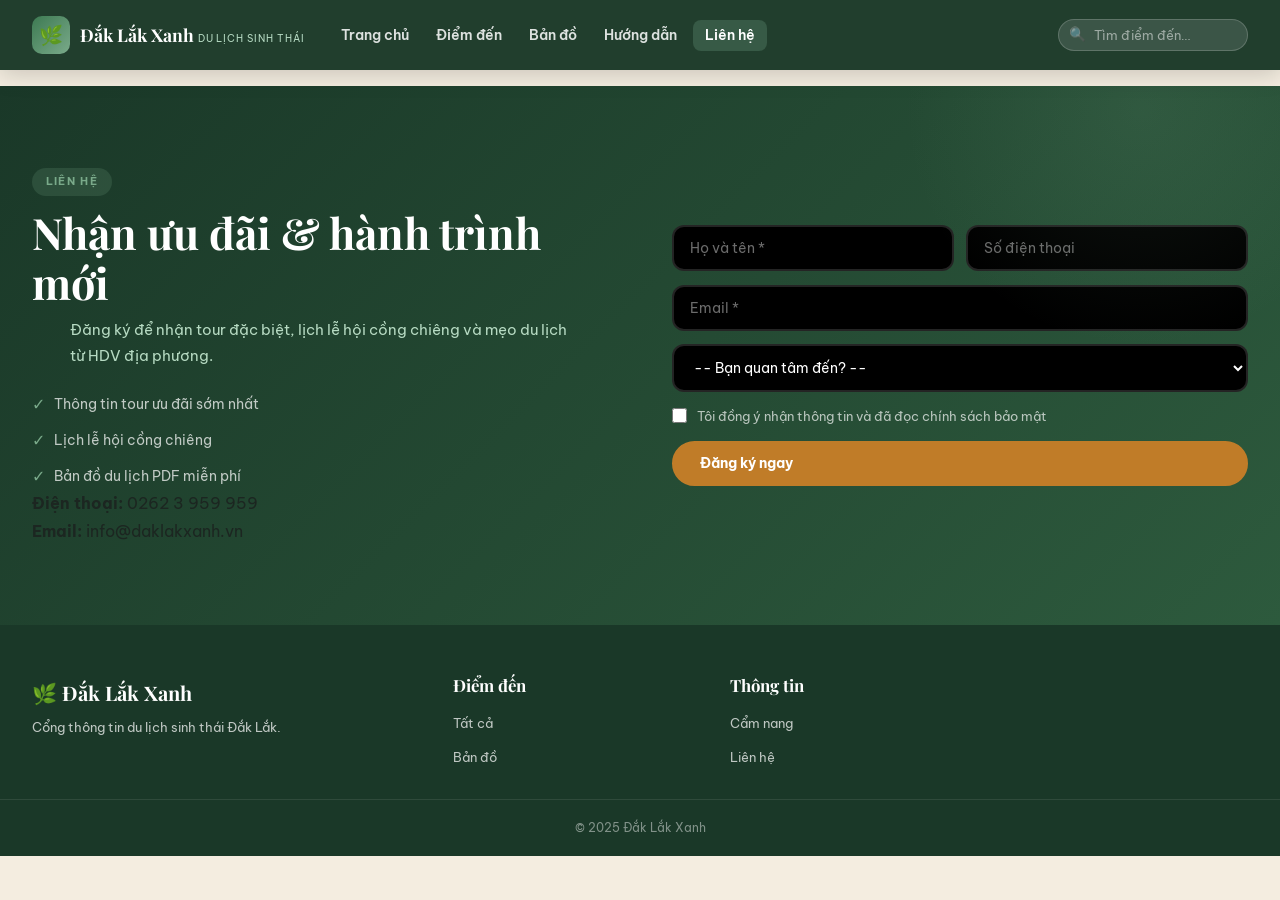
<file: contact.html>
<!DOCTYPE html>
<html lang="vi">
<head>
<meta charset="UTF-8">
<meta name="viewport" content="width=device-width, initial-scale=1.0">
<meta name="description" content="Liên hệ và đăng ký bản tin du lịch Đắk Lắk">
<title>Liên hệ – Đắk Lắk Xanh</title>
<link rel="stylesheet" href="../css/styles.css">
</head>
<body data-page="contact">
<header>
  <nav id="nav" aria-label="Điều hướng chính">
    <div class="nav-in">
      <a href="index.html" class="logo-wrap">
        <span class="logo-leaf" aria-hidden="true">🌿</span>
        <span class="logo-text">
          <span class="logo-main">Đắk Lắk Xanh</span>
          <span class="logo-sub">Du lịch Sinh thái</span>
        </span>
      </a>
      <ul class="nav-links">
        <li><a href="index.html" data-nav="home">Trang chủ</a></li>
        <li><a href="destination.html" data-nav="dest">Điểm đến</a></li>
        <li><a href="map.html" data-nav="map">Bản đồ</a></li>
        <li><a href="guide.html" data-nav="guide">Hướng dẫn</a></li>
        <li><a href="contact.html" data-nav="contact">Liên hệ</a></li>
      </ul>
      <div class="nav-search">
        <label class="visually-hidden" for="nsearch">Tìm điểm đến</label>
        <span class="si" aria-hidden="true">🔍</span>
        <input type="search" id="nsearch" placeholder="Tìm điểm đến…" autocomplete="off">
        <div id="sdrop" role="listbox" aria-label="Gợi ý tìm kiếm"></div>
      </div>
      <button type="button" class="ham" id="ham" aria-expanded="false" aria-controls="mob-menu" aria-label="Mở menu">
        <span></span><span></span><span></span>
      </button>
    </div>
  </nav>
  <div id="mob-menu" role="navigation" aria-label="Menu di động">
    <a href="index.html" data-nav="home">Trang chủ</a>
    <a href="destination.html" data-nav="dest">Điểm đến</a>
    <a href="map.html" data-nav="map">Bản đồ</a>
    <a href="guide.html" data-nav="guide">Hướng dẫn</a>
    <a href="contact.html" data-nav="contact">Liên hệ</a>
  </div>
</header>
<main>
  <section id="newsletter" class="sec">
    <div class="wrap">
      <div class="nl-grid">
        <div class="nl-txt" data-rv>
          <p class="sec-tag">Liên hệ</p>
          <h1 class="sec-h2">Nhận ưu đãi &amp; hành trình mới</h1>
          <p class="sec-p">Đăng ký để nhận tour đặc biệt, lịch lễ hội cồng chiêng và mẹo du lịch từ HDV địa phương.</p>
          <ul class="nl-benefits">
            <li class="nl-b">Thông tin tour ưu đãi sớm nhất</li>
            <li class="nl-b">Lịch lễ hội cồng chiêng</li>
            <li class="nl-b">Bản đồ du lịch PDF miễn phí</li>
          </ul>
          <p><strong>Điện thoại:</strong> <a href="tel:+842623959959">0262 3 959 959</a><br>
          <strong>Email:</strong> <a href="mailto:info@daklakxanh.vn">info@daklakxanh.vn</a></p>
        </div>
        <div data-rv data-d="2">
          <form class="nl-form" id="nl-form" novalidate>
            <div class="nl-row">
              <label class="visually-hidden" for="nl-name">Họ và tên</label>
              <input class="nli" type="text" id="nl-name" name="name" required placeholder="Họ và tên *" autocomplete="name">
              <label class="visually-hidden" for="nl-phone">Số điện thoại</label>
              <input class="nli" type="tel" id="nl-phone" name="phone" placeholder="Số điện thoại" autocomplete="tel">
            </div>
            <label class="visually-hidden" for="nl-email">Email</label>
            <input class="nli" type="email" id="nl-email" name="email" required placeholder="Email *" autocomplete="email">
            <label class="visually-hidden" for="nl-interest">Mối quan tâm</label>
            <select class="nli" id="nl-interest" name="interest">
              <option value="">-- Bạn quan tâm đến? --</option>
              <option>Rừng &amp; Voi</option>
              <option>Hồ &amp; Thác nước</option>
              <option>Văn hóa &amp; Cồng chiêng</option>
              <option>Cà phê &amp; Ẩm thực</option>
              <option>Tất cả</option>
            </select>
            <label class="nl-ck">
              <input type="checkbox" id="nl-agree" required>
              Tôi đồng ý nhận thông tin và đã đọc chính sách bảo mật
            </label>
            <p class="nl-msg" id="nl-msg" role="alert"></p>
            <button type="submit" class="btn btn-amber" id="nl-sub">Đăng ký ngay</button>
          </form>
        </div>
      </div>
    </div>
  </section>
</main>

<footer id="contact">
  <div class="ft-top">
    <div class="ft-brand"><p class="logo-main">🌿 Đắk Lắk Xanh</p><p>Cổng thông tin du lịch sinh thái Đắk Lắk.</p></div>
    <div class="ft-col"><h2>Điểm đến</h2><ul><li><a href="destination.html">Tất cả</a></li><li><a href="map.html">Bản đồ</a></li></ul></div>
    <div class="ft-col"><h2>Thông tin</h2><ul><li><a href="guide.html">Cẩm nang</a></li><li><a href="contact.html">Liên hệ</a></li></ul></div>
  </div>
  <div class="ft-bot"><p>© 2025 Đắk Lắk Xanh</p></div>
</footer>

<div id="toast" role="status" aria-live="polite"></div>
<button type="button" id="btt" title="Về đầu trang" aria-label="Về đầu trang">▲</button>

<script src="https://code.jquery.com/jquery-3.7.1.min.js"></script>
<script src="../js/data.js"></script>
<script src="../js/script.js"></script>
</body>
</html>
</file>
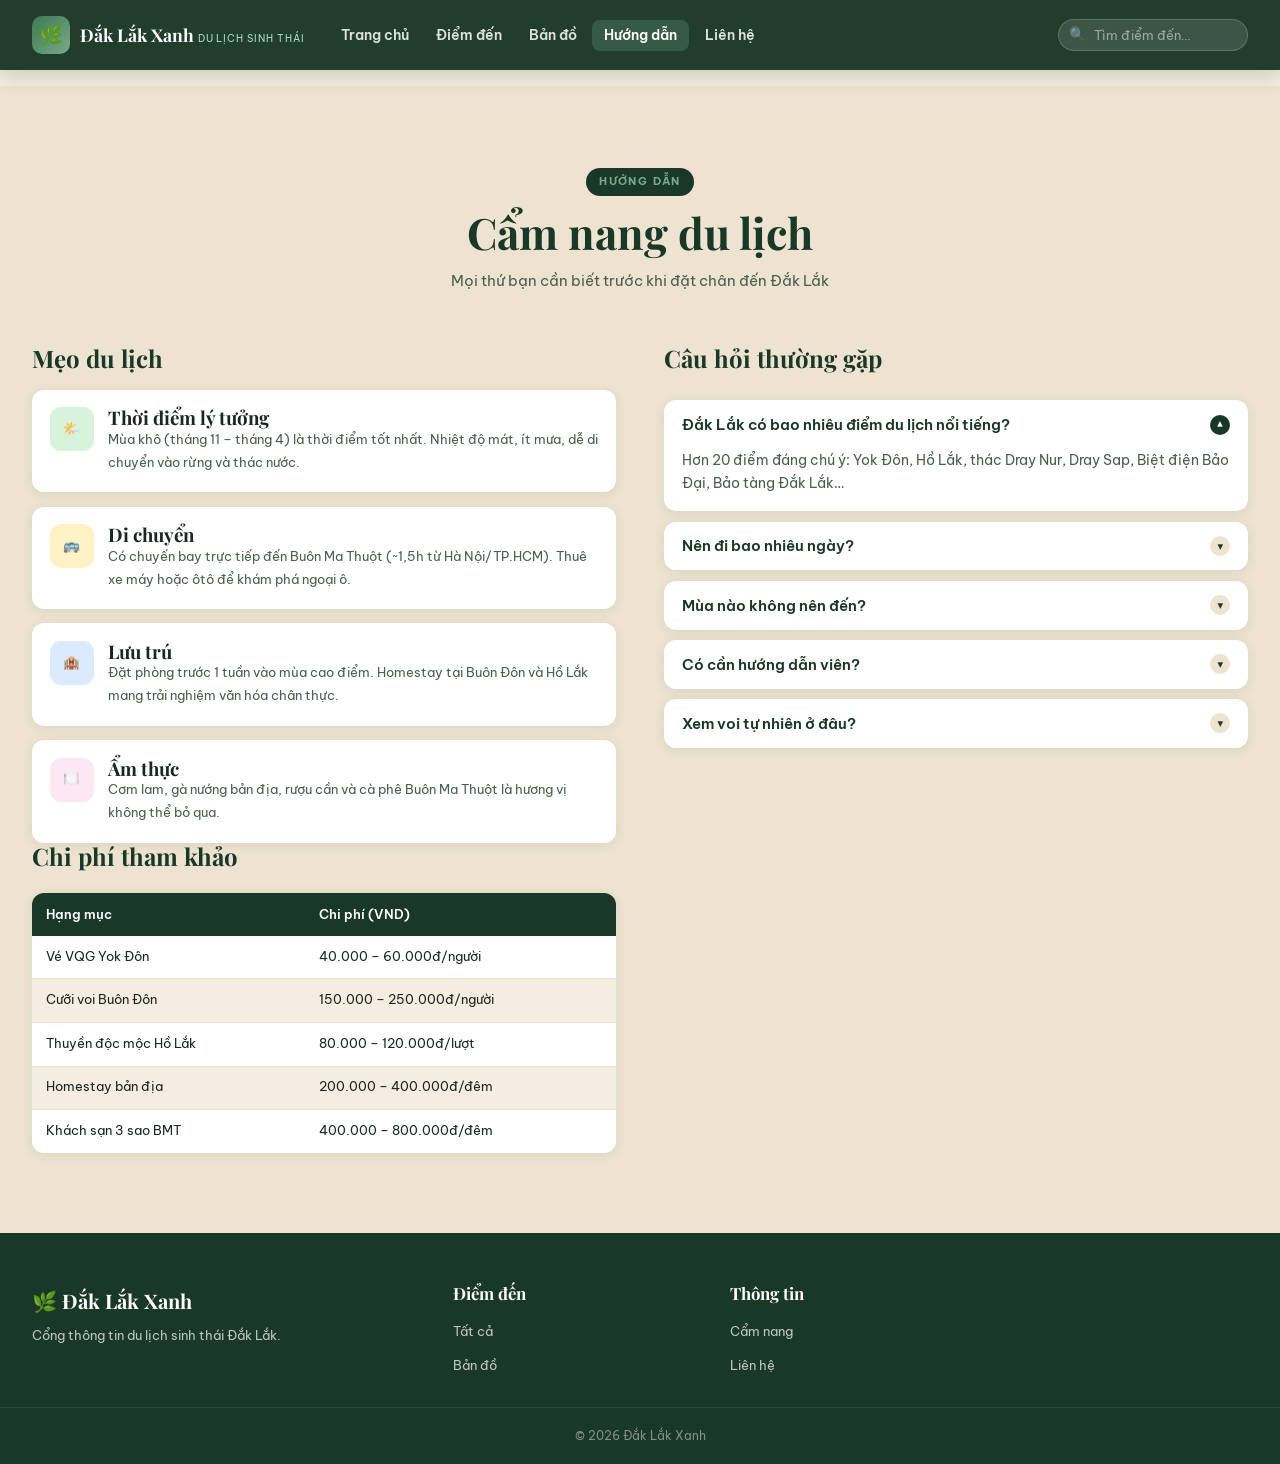
<file: guide.html>
<!DOCTYPE html>
<html lang="vi">
<head>
<meta charset="UTF-8">
<meta name="viewport" content="width=device-width, initial-scale=1.0">
<meta name="description" content="Cẩm nang du lịch Đắk Lắk - mẹo, chi phí, FAQ">
<title>Hướng dẫn – Đắk Lắk Xanh</title>
<link rel="stylesheet" href="../css/styles.css">
</head>
<body data-page="guide">
<header>
  <nav id="nav" aria-label="Điều hướng chính">
    <div class="nav-in">
      <a href="index.html" class="logo-wrap">
        <span class="logo-leaf" aria-hidden="true">🌿</span>
        <span class="logo-text">
          <span class="logo-main">Đắk Lắk Xanh</span>
          <span class="logo-sub">Du lịch Sinh thái</span>
        </span>
      </a>
      <ul class="nav-links">
        <li><a href="index.html" data-nav="home">Trang chủ</a></li>
        <li><a href="destination.html" data-nav="dest">Điểm đến</a></li>
        <li><a href="map.html" data-nav="map">Bản đồ</a></li>
        <li><a href="guide.html" data-nav="guide">Hướng dẫn</a></li>
        <li><a href="contact.html" data-nav="contact">Liên hệ</a></li>
      </ul>
      <div class="nav-search">
        <label class="visually-hidden" for="nsearch">Tìm điểm đến</label>
        <span class="si" aria-hidden="true">🔍</span>
        <input type="search" id="nsearch" placeholder="Tìm điểm đến…" autocomplete="off">
        <div id="sdrop" role="listbox" aria-label="Gợi ý tìm kiếm"></div>
      </div>
      <button type="button" class="ham" id="ham" aria-expanded="false" aria-controls="mob-menu" aria-label="Mở menu">
        <span></span><span></span><span></span>
      </button>
    </div>
  </nav>
  <div id="mob-menu" role="navigation" aria-label="Menu di động">
    <a href="index.html" data-nav="home">Trang chủ</a>
    <a href="destination.html" data-nav="dest">Điểm đến</a>
    <a href="map.html" data-nav="map">Bản đồ</a>
    <a href="guide.html" data-nav="guide">Hướng dẫn</a>
    <a href="contact.html" data-nav="contact">Liên hệ</a>
  </div>
</header>
<main>
  <section id="guide" class="sec">
    <div class="wrap">
      <header class="sec-hd" data-rv>
        <p class="sec-tag">Hướng dẫn</p>
        <h1 class="sec-h2">Cẩm nang du lịch</h1>
        <p class="sec-p">Mọi thứ bạn cần biết trước khi đặt chân đến Đắk Lắk</p>
      </header>

      <div class="guide-grid">
        <div data-rv>
          <h2 class="guide-sub">Mẹo du lịch</h2>
          <div class="tips">
            <article class="tip">
              <p class="tip-ico gr" aria-hidden="true">🌤️</p>
              <div>
                <h3>Thời điểm lý tưởng</h3>
                <p>Mùa khô (tháng 11 – tháng 4) là thời điểm tốt nhất. Nhiệt độ mát, ít mưa, dễ di chuyển vào rừng và thác nước.</p>
              </div>
            </article>
            <article class="tip">
              <p class="tip-ico am" aria-hidden="true">🚌</p>
              <div>
                <h3>Di chuyển</h3>
                <p>Có chuyến bay trực tiếp đến Buôn Ma Thuột (~1,5h từ Hà Nội/TP.HCM). Thuê xe máy hoặc ôtô để khám phá ngoại ô.</p>
              </div>
            </article>
            <article class="tip">
              <p class="tip-ico bl" aria-hidden="true">🏨</p>
              <div>
                <h3>Lưu trú</h3>
                <p>Đặt phòng trước 1 tuần vào mùa cao điểm. Homestay tại Buôn Đôn và Hồ Lắk mang trải nghiệm văn hóa chân thực.</p>
              </div>
            </article>
            <article class="tip">
              <p class="tip-ico ro" aria-hidden="true">🍽️</p>
              <div>
                <h3>Ẩm thực</h3>
                <p>Cơm lam, gà nướng bản địa, rượu cần và cà phê Buôn Ma Thuột là hương vị không thể bỏ qua.</p>
              </div>
            </article>
          </div>

          <h2 class="guide-sub">Chi phí tham khảo</h2>
          <table class="cost-tbl">
            <caption class="visually-hidden">Bảng chi phí du lịch Đắk Lắk</caption>
            <thead>
              <tr><th scope="col">Hạng mục</th><th scope="col">Chi phí (VND)</th></tr>
            </thead>
            <tbody>
              <tr><td>Vé VQG Yok Đôn</td><td>40.000 – 60.000đ/người</td></tr>
              <tr><td>Cưỡi voi Buôn Đôn</td><td>150.000 – 250.000đ/người</td></tr>
              <tr><td>Thuyền độc mộc Hồ Lắk</td><td>80.000 – 120.000đ/lượt</td></tr>
              <tr><td>Homestay bản địa</td><td>200.000 – 400.000đ/đêm</td></tr>
              <tr><td>Khách sạn 3 sao BMT</td><td>400.000 – 800.000đ/đêm</td></tr>
            </tbody>
          </table>
        </div>

        <div data-rv data-d="2">
          <section class="faq-col" aria-label="Câu hỏi thường gặp">
            <h2 class="guide-sub">Câu hỏi thường gặp</h2>

            <article class="faq-item open">
              <button type="button" class="faq-q" aria-expanded="true">Đắk Lắk có bao nhiêu điểm du lịch nổi tiếng? <span class="faq-arr" aria-hidden="true">▾</span></button>
              <p class="faq-a">Hơn 20 điểm đáng chú ý: Yok Đôn, Hồ Lắk, thác Dray Nur, Dray Sap, Biệt điện Bảo Đại, Bảo tàng Đắk Lắk…</p>
            </article>
            <article class="faq-item">
              <button type="button" class="faq-q" aria-expanded="false">Nên đi bao nhiêu ngày? <span class="faq-arr" aria-hidden="true">▾</span></button>
              <p class="faq-a">Tối thiểu 3–4 ngày: ngày 1 Buôn Ma Thuột, ngày 2 Buôn Đôn &amp; Yok Đôn, ngày 3 Hồ Lắk &amp; thác.</p>
            </article>
            <article class="faq-item">
              <button type="button" class="faq-q" aria-expanded="false">Mùa nào không nên đến? <span class="faq-arr" aria-hidden="true">▾</span></button>
              <p class="faq-a">Tháng 6–10 mưa nhiều, đường rừng trơn; nhưng là mùa cà phê ra hoa đẹp cho nhiếp ảnh.</p>
            </article>
            <article class="faq-item">
              <button type="button" class="faq-q" aria-expanded="false">Có cần hướng dẫn viên? <span class="faq-arr" aria-hidden="true">▾</span></button>
              <p class="faq-a">Nên thuê HDV địa phương khi vào Yok Đôn hoặc bản làng dân tộc để an toàn và hiểu văn hóa sâu hơn.</p>
            </article>
            <article class="faq-item">
              <button type="button" class="faq-q" aria-expanded="false">Xem voi tự nhiên ở đâu? <span class="faq-arr" aria-hidden="true">▾</span></button>
              <p class="faq-a">VQG Yok Đôn là nơi còn quần thể voi châu Á hoang dã tại Việt Nam; Buôn Đôn có trung tâm bảo tồn voi.</p>
            </article>
          </section>
        </div>
      </div>
    </div>
  </section>
</main>

<footer id="contact">
  <div class="ft-top">
    <div class="ft-brand"><p class="logo-main">🌿 Đắk Lắk Xanh</p><p>Cổng thông tin du lịch sinh thái Đắk Lắk.</p></div>
    <div class="ft-col"><h2>Điểm đến</h2><ul><li><a href="destination.html">Tất cả</a></li><li><a href="map.html">Bản đồ</a></li></ul></div>
    <div class="ft-col"><h2>Thông tin</h2><ul><li><a href="guide.html">Cẩm nang</a></li><li><a href="contact.html">Liên hệ</a></li></ul></div>
  </div>
  <div class="ft-bot"><p>© 2026 Đắk Lắk Xanh</p></div>
</footer>

<div id="toast" role="status" aria-live="polite"></div>
<button type="button" id="btt" title="Về đầu trang" aria-label="Về đầu trang">▲</button>

<script src="https://code.jquery.com/jquery-3.7.1.min.js"></script>
<script src="../js/data.js"></script>
<script src="../js/script.js"></script>
</body>
</html>
</file>
<file: css/styles.css>
@import url('https://fonts.googleapis.com/css2?family=Be+Vietnam+Pro:wght@400;500;600;700&family=Playfair+Display:wght@600;700&display=swap');

/* Ẩn nhãn cho screen reader, vẫn đọc được */
.visually-hidden {
  position: absolute;
  width: 1px;
  height: 1px;
  padding: 0;
  margin: -1px;
  overflow: hidden;
  clip: rect(0, 0, 0, 0);
  white-space: nowrap;
  border: 0;
}

/* Trang con: chừa chỗ cho navbar cố định */
body[data-page]:not([data-page='home']) main {
  padding-top: 86px;
}

body[data-page='map'] #map-wrap {
  height: min(72vh, 640px);
}

body[data-page='map'] .sec {
  padding-top: 3rem;
}

body[data-page]:not([data-page='home']) #nav {
  background: rgba(26, 56, 40, 0.97);
  backdrop-filter: blur(12px);
  -webkit-backdrop-filter: blur(12px);
  box-shadow: 0 4px 24px rgba(0, 0, 0, 0.18);
}

/* ─── RESET & ROOT ─── */
/* Common reset and base styles used across all pages (box-sizing, fonts, scroll). */
*,
*::before,
*::after {
  box-sizing: border-box;
  margin: 0;
  padding: 0;
}

html {
  scroll-behavior: smooth;
  font-size: 16px;
}

body {
  font-family: 'Be Vietnam Pro', system-ui, sans-serif;
  background: #f4ede0;
  color: #1c2621;
  overflow-x: hidden;
  line-height: 1.7;
}

img {
  max-width: 100%;
  display: block;
}

a {
  color: inherit;
  text-decoration: none;
}

h1,
h2,
h3,
h4 {
  font-family: 'Playfair Display', Georgia, serif;
  line-height: 1.15;
}

::-webkit-scrollbar {
  width: 5px;
}

::-webkit-scrollbar-track {
  background: #f4ede0;
}

::-webkit-scrollbar-thumb {
  background: #7aaa8a;
  border-radius: 3px;
}

/* ─── VARIABLES ─── */
/* Global theme variables: colors, radii, shadows, transitions. */
:root {
  --g1: #1a3828;
  --g2: #2d5a3d;
  --g3: #3d7a52;
  --sage: #7aaa8a;
  --mint: #b6dac2;
  --cream: #f4ede0;
  --cream2: #ede3d0;
  --amber: #c07c28;
  --amber2: #e09a40;
  --brown: #6a4826;
  --text: #1c2621;
  --text2: #4a5e50;
  --white: #ffffff;
  --shad: 0 6px 32px rgba(26, 56, 40, 0.14);
  --shad-sm: 0 2px 12px rgba(26, 56, 40, 0.09);
  --r: 12px;
  --r2: 20px;
  --t: 0.3s cubic-bezier(0.4, 0, 0.2, 1);
}

/* ─── NAVBAR ─── */
/* Site-wide fixed header: desktop + mobile behaviors, search, and mobile menu. */
#nav {
  position: fixed;
  top: 0;
  left: 0;
  right: 0;
  z-index: 900;
  padding: 0 2rem;
  transition: background var(--t), box-shadow var(--t);
}

#nav.solid {
  background: rgba(26, 56, 40, 0.97);
  backdrop-filter: blur(12px);
  -webkit-backdrop-filter: blur(12px);
  box-shadow: 0 4px 24px rgba(0, 0, 0, 0.18);
}

.nav-in {
  max-width: 1300px;
  margin: 0 auto;
  display: flex;
  align-items: center;
  height: 70px;
  gap: 1rem;
}

.logo-wrap {
  display: flex;
  align-items: center;
  gap: 0.6rem;
  flex-shrink: 0;
}

.logo-leaf {
  width: 38px;
  height: 38px;
  background: linear-gradient(135deg, var(--g3), var(--sage));
  border-radius: 10px;
  display: grid;
  place-items: center;
  font-size: 1.2rem;
  flex-shrink: 0;
}

.logo-text {
  line-height: 1;
}

.logo-main {
  font-family: 'Playfair Display', Georgia, serif;
  font-size: 1.1rem;
  font-weight: 700;
  color: #fff;
}

.logo-sub {
  font-size: 0.6rem;
  color: var(--mint);
  letter-spacing: 0.1em;
  text-transform: uppercase;
}

.nav-links {
  display: flex;
  list-style: none;
  gap: 0.2rem;
  margin-left: 0.5rem;
}

.nav-links a {
  padding: 0.4rem 0.75rem;
  border-radius: 8px;
  font-size: 0.85rem;
  font-weight: 600;
  color: rgba(255, 255, 255, 0.85);
  transition: all var(--t);
}

.nav-links a:hover,
.nav-links a.act {
  background: rgba(122, 170, 138, 0.25);
  color: #fff;
}

.nav-search {
  margin-left: auto;
  position: relative;
}

.nav-search input {
  background: rgba(255, 255, 255, 0.12);
  border: 1px solid rgba(255, 255, 255, 0.18);
  border-radius: 999px;
  padding: 0.4rem 1rem 0.4rem 2.2rem;
  color: #fff;
  font-size: 0.83rem;
  font-family: 'Be Vietnam Pro', system-ui, sans-serif;
  width: 190px;
  outline: none;
  transition: all var(--t);
}

.nav-search input::placeholder {
  color: rgba(255, 255, 255, 0.5);
}

.nav-search input:focus {
  width: 250px;
  background: rgba(255, 255, 255, 0.18);
  border-color: var(--sage);
}

.nav-search .si {
  position: absolute;
  left: 0.7rem;
  top: 50%;
  transform: translateY(-50%);
  color: rgba(255, 255, 255, 0.55);
  font-size: 0.85rem;
  pointer-events: none;
}

#sdrop {
  position: absolute;
  top: calc(100% + 8px);
  left: 0;
  right: 0;
  background: #fff;
  border-radius: var(--r);
  box-shadow: var(--shad);
  overflow: hidden;
  display: none;
  z-index: 200;
}

.sdi {
  display: flex;
  align-items: center;
  gap: 0.65rem;
  padding: 0.65rem 1rem;
  cursor: pointer;
  transition: background var(--t);
}

.sdi:hover {
  background: var(--cream);
}

.sdi-emo {
  width: 36px;
  height: 36px;
  border-radius: 8px;
  display: grid;
  place-items: center;
  font-size: 1.2rem;
  flex-shrink: 0;
}

.sdi-info span {
  display: block;
  font-size: 0.85rem;
  font-weight: 700;
  color: var(--text);
}

.sdi-info small {
  font-size: 0.72rem;
  color: var(--text2);
}

.ham {
  display: none;
  flex-direction: column;
  gap: 5px;
  cursor: pointer;
  margin-left: auto;
  padding: 0.5rem;
  border: none;
  background: none;
}

.ham span {
  width: 22px;
  height: 2px;
  background: #fff;
  border-radius: 2px;
  transition: var(--t);
}

#mob-menu {
  display: none;
  position: fixed;
  top: 70px;
  left: 0;
  right: 0;
  z-index: 890;
  background: rgba(26, 56, 40, 0.97);
  padding: 1.2rem 2rem;
  flex-direction: column;
  gap: 0.3rem;
}

#mob-menu.open {
  display: flex;
}

#mob-menu a {
  padding: 0.7rem 1rem;
  border-radius: 8px;
  font-size: 0.95rem;
  font-weight: 600;
  color: rgba(255, 255, 255, 0.88);
  transition: background var(--t);
}

#mob-menu a:hover {
  background: rgba(122, 170, 138, 0.2);
}

/* ─── HERO ─── */
/* Full-screen hero slide area (page-specific but commonly used on homepage). */
#hero {
  position: relative;
  height: 100vh;
  min-height: 600px;
  overflow: hidden;
  display: flex;
  align-items: center;
}

.hero-slides {
  position: absolute;
  inset: 0;
}

.hs {
  position: absolute;
  inset: 0;
  opacity: 0;
  transition: opacity 1.4s ease;
}

.hs.on {
  opacity: 1;
}

/* CSS landscape slides */
.hs:nth-child(1) {
  background: radial-gradient(
    ellipse at 30% 60%,
    #0d2b1e 0%,
    #1a4a2d 40%,
    #2d6a40 70%,
    #4a8a5a 100%
  );
}

.hs:nth-child(2) {
  background: radial-gradient(
    ellipse at 70% 40%,
    #0a1f2e 0%,
    #1a3d5a 45%,
    #2a5e7a 70%,
    #3a7a90 100%
  );
}

.hs:nth-child(3) {
  background: radial-gradient(
    ellipse at 50% 70%,
    #1a0d05 0%,
    #3a2010 45%,
    #5a3a18 70%,
    #7a5528 100%
  );
}

/* SVG mountain scene */
.hs-scene {
  position: absolute;
  inset: 0;
  z-index: 1;
}

.hs::after {
  content: '';
  position: absolute;
  inset: 0;
  background: linear-gradient(
    to right,
    rgba(15, 35, 22, 0.84) 0%,
    rgba(15, 35, 22, 0.42) 55%,
    rgba(15, 35, 22, 0.08) 100%
  );
  z-index: 2;
}

.hero-cnt {
  position: relative;
  z-index: 3;
  max-width: 1300px;
  margin: 0 auto;
  padding: 0 2rem;
  width: 100%;
}

.hero-badge {
  display: inline-flex;
  align-items: center;
  gap: 0.45rem;
  background: rgba(122, 170, 138, 0.2);
  border: 1px solid rgba(122, 170, 138, 0.35);
  border-radius: 999px;
  padding: 0.3rem 0.85rem;
  font-size: 0.75rem;
  font-weight: 700;
  color: var(--mint);
  letter-spacing: 0.08em;
  text-transform: uppercase;
  margin-bottom: 1.1rem;
}

.hero-h1 {
  font-size: clamp(2.6rem, 5.5vw, 4.8rem);
  color: #fff;
  font-weight: 700;
  line-height: 1.06;
  margin-bottom: 0.75rem;
  text-shadow: 0 2px 24px rgba(0, 0, 0, 0.28);
}

.hero-h1 em {
  color: var(--amber2);
  font-style: italic;
}

.hero-p {
  font-size: 1.05rem;
  color: rgba(255, 255, 255, 0.8);
  max-width: 500px;
  margin-bottom: 2rem;
  font-weight: 400;
}

.hero-acts {
  display: flex;
  gap: 0.85rem;
  flex-wrap: wrap;
}

/* Dots */
.hdots {
  position: absolute;
  bottom: 6.5rem;
  left: 50%;
  transform: translateX(-50%);
  display: flex;
  gap: 0.45rem;
  z-index: 3;
}

.hdot {
  width: 7px;
  height: 7px;
  border-radius: 50%;
  background: rgba(255, 255, 255, 0.35);
  cursor: pointer;
  transition: var(--t);
  border: none;
}

.hdot.on {
  background: var(--amber2);
  width: 22px;
  border-radius: 4px;
}

/* Stats bar */
.hero-stats {
  position: absolute;
  bottom: 0;
  left: 0;
  right: 0;
  z-index: 3;
  background: rgba(26, 56, 40, 0.9);
  backdrop-filter: blur(8px);
  -webkit-backdrop-filter: blur(8px);
  border-top: 1px solid rgba(122, 170, 138, 0.18);
}

.hs-in {
  max-width: 1300px;
  margin: 0 auto;
  padding: 0.9rem 2rem;
  display: grid;
  grid-template-columns: repeat(4, 1fr);
  gap: 0.75rem;
}

.stat {
  text-align: center;
}

.stat-n {
  font-family: 'Playfair Display', Georgia, serif;
  font-size: 1.75rem;
  font-weight: 700;
  color: var(--amber2);
  line-height: 1;
}

.stat-l {
  font-size: 0.68rem;
  color: var(--mint);
  text-transform: uppercase;
  letter-spacing: 0.07em;
}

/* ─── BUTTONS ─── */
/* Reusable button styles and variants for CTA consistency. */
.btn {
  display: inline-flex;
  align-items: center;
  gap: 0.45rem;
  padding: 0.7rem 1.65rem;
  border-radius: 999px;
  font-family: 'Be Vietnam Pro', system-ui, sans-serif;
  font-size: 0.88rem;
  font-weight: 700;
  border: 2px solid transparent;
  cursor: pointer;
  transition: all var(--t);
  white-space: nowrap;
}

.btn-amber {
  background: var(--amber);
  color: #fff;
  border-color: var(--amber);
}

.btn-amber:hover {
  background: var(--amber2);
  border-color: var(--amber2);
  transform: translateY(-2px);
  box-shadow: 0 8px 22px rgba(192, 124, 40, 0.4);
}

.btn-ghost {
  background: transparent;
  color: #fff;
  border-color: rgba(255, 255, 255, 0.45);
}

.btn-ghost:hover {
  background: rgba(255, 255, 255, 0.1);
  border-color: #fff;
}

.btn-green {
  background: var(--g2);
  color: #fff;
  border-color: var(--g2);
}

.btn-green:hover {
  background: var(--g3);
  transform: translateY(-2px);
  box-shadow: 0 6px 18px rgba(45, 90, 61, 0.4);
}

.btn-sm {
  padding: 0.45rem 1.1rem;
  font-size: 0.8rem;
}

/* ─── SECTION COMMONS ─── */
/* Shared section layout (spacing, container, headings) used by multiple pages. */
.sec {
  padding: 5rem 2rem;
}

.wrap {
  max-width: 1300px;
  margin: 0 auto;
}

.sec-hd {
  text-align: center;
  margin-bottom: 3.2rem;
}

.sec-tag {
  display: inline-block;
  background: var(--g1);
  color: var(--sage);
  font-size: 0.7rem;
  font-weight: 700;
  letter-spacing: 0.12em;
  text-transform: uppercase;
  padding: 0.28rem 0.85rem;
  border-radius: 999px;
  margin-bottom: 0.8rem;
}

.sec-h2 {
  font-size: clamp(1.9rem, 3.8vw, 2.7rem);
  color: var(--g1);
  margin-bottom: 0.6rem;
}

.sec-p {
  font-size: 0.95rem;
  color: var(--text2);
  max-width: 500px;
  margin: 0 auto;
}

/* ─── DESTINATIONS ─── */
/* List/grid components for destination cards and filters (reusable card patterns). */
#destinations {
  background: #fff;
}

.filter-bar {
  display: flex;
  gap: 0.5rem;
  flex-wrap: wrap;
  justify-content: center;
  margin-bottom: 1.8rem;
}

.fb {
  padding: 0.4rem 1rem;
  border-radius: 999px;
  border: 2px solid var(--cream2);
  background: #fff;
  color: var(--text2);
  font-family: 'Be Vietnam Pro', system-ui, sans-serif;
  font-size: 0.82rem;
  font-weight: 700;
  cursor: pointer;
  transition: all var(--t);
}

.fb:hover {
  border-color: var(--g3);
  color: var(--g3);
}

.fb.on {
  background: var(--g1);
  color: #fff;
  border-color: var(--g1);
}

.dsw {
  max-width: 420px;
  margin: 0 auto 2.2rem;
  position: relative;
}

.dsw input {
  width: 100%;
  padding: 0.7rem 1.1rem 0.7rem 2.8rem;
  border: 2px solid var(--cream2);
  border-radius: 999px;
  font-family: 'Be Vietnam Pro', system-ui, sans-serif;
  font-size: 0.9rem;
  background: #fff;
  outline: none;
  transition: border var(--t);
}

.dsw input:focus {
  border-color: var(--g3);
}

.dsw .si2 {
  position: absolute;
  left: 1rem;
  top: 50%;
  transform: translateY(-50%);
  color: var(--text2);
  font-size: 0.9rem;
}

.dgrid {
  display: grid;
  grid-template-columns: repeat(auto-fill, minmax(290px, 1fr));
  gap: 1.4rem;
}

.dcard {
  background: #fff;
  border-radius: var(--r2);
  overflow: hidden;
  box-shadow: var(--shad-sm);
  transition: transform var(--t), box-shadow var(--t);
  cursor: pointer;
  border: 1px solid rgba(0, 0, 0, 0.05);
}

.dcard:hover {
  transform: translateY(-7px);
  box-shadow: var(--shad);
}

.dcard-img {
  position: relative;
  height: 210px;
  overflow: hidden;
}

.dcard-emo {
  width: 100%;
  height: 100%;
  display: flex;
  align-items: center;
  justify-content: center;
  font-size: 5.5rem;
  transition: transform 0.5s ease;
}

.dcard:hover .dcard-emo {
  transform: scale(1.07);
}

.dcard-cat {
  position: absolute;
  top: 0.75rem;
  left: 0.75rem;
  background: rgba(26, 56, 40, 0.85);
  color: var(--mint);
  font-size: 0.68rem;
  font-weight: 700;
  letter-spacing: 0.06em;
  padding: 0.22rem 0.65rem;
  border-radius: 999px;
  text-transform: uppercase;
}

.dcard-fav {
  position: absolute;
  top: 0.75rem;
  right: 0.75rem;
  width: 32px;
  height: 32px;
  border-radius: 50%;
  background: rgba(255, 255, 255, 0.92);
  border: none;
  cursor: pointer;
  display: grid;
  place-items: center;
  font-size: 0.95rem;
  transition: all var(--t);
}

.dcard-fav:hover {
  transform: scale(1.12);
}

.dcard-fav.on {
  background: #fee2e2;
}

.dcard-body {
  padding: 1.15rem;
}

.dcard-meta {
  display: flex;
  align-items: center;
  gap: 0.45rem;
  font-size: 0.75rem;
  color: var(--text2);
  margin-bottom: 0.45rem;
}

.dcard-h3 {
  font-size: 1.25rem;
  color: var(--g1);
  margin-bottom: 0.45rem;
}

.dcard-p {
  font-size: 0.85rem;
  color: var(--text2);
  line-height: 1.62;
}

.dcard-foot {
  display: flex;
  align-items: center;
  justify-content: space-between;
  margin-top: 0.95rem;
  padding-top: 0.95rem;
  border-top: 1px solid var(--cream2);
}

.rating {
  display: flex;
  align-items: center;
  gap: 0.28rem;
  font-size: 0.83rem;
  font-weight: 700;
  color: var(--amber);
}

.stars {
  color: var(--amber);
  font-size: 0.8rem;
  letter-spacing: 0.03em;
}

.no-results {
  text-align: center;
  color: var(--text2);
  padding: 3rem;
  grid-column: 1 / -1;
  font-size: 0.95rem;
}

/* ─── FEATURED / HERO CARDS ─── */
/* Large spotlight cards used in hero/featured areas (overlay, scale effects). */
#featured {
  background: var(--cream);
}

.feat-grid {
  display: grid;
  grid-template-columns: 1.4fr 1fr;
  grid-template-rows: auto auto;
  gap: 1.2rem;
}

.fc {
  border-radius: var(--r2);
  overflow: hidden;
  position: relative;
  cursor: pointer;
  transition: transform var(--t), box-shadow var(--t);
}

.fc:hover {
  transform: translateY(-5px);
  box-shadow: var(--shad);
}

.fc.big {
  grid-row: span 2;
  min-height: 480px;
}

.fc.sm {
  min-height: 220px;
}

.fc-bg {
  width: 100%;
  height: 100%;
  display: flex;
  align-items: center;
  justify-content: center;
  font-size: 6rem;
  transition: transform 0.6s ease;
}

.fc:hover .fc-bg {
  transform: scale(1.04);
}

.fc-ov {
  position: absolute;
  inset: 0;
  background: linear-gradient(
    to top,
    rgba(15, 35, 22, 0.9) 0%,
    rgba(15, 35, 22, 0.2) 55%,
    transparent 100%
  );
}

.fc-cnt {
  position: absolute;
  bottom: 0;
  left: 0;
  right: 0;
  padding: 1.4rem;
}

.fc-tag {
  display: inline-block;
  background: var(--amber);
  color: #fff;
  font-size: 0.65rem;
  font-weight: 700;
  text-transform: uppercase;
  letter-spacing: 0.1em;
  padding: 0.18rem 0.6rem;
  border-radius: 999px;
  margin-bottom: 0.45rem;
}

.fc-h3 {
  font-size: 1.35rem;
  color: #fff;
  margin-bottom: 0.25rem;
}

.fc.big .fc-h3 {
  font-size: 1.9rem;
}

.fc-desc {
  font-size: 0.82rem;
  color: rgba(255, 255, 255, 0.78);
}

/* ─── MAP SECTION ─── */
/* Map container and popups; floating filter panel styles for the map page. */
#map-sec {
  background: var(--g1);
}

#map-sec .sec-h2 {
  color: var(--mint);
}

#map-sec .sec-p {
  color: var(--sage);
}

#map-sec .sec-tag {
  background: rgba(122, 170, 138, 0.15);
}

#map-wrap {
  position: relative;
  border-radius: var(--r2);
  overflow: hidden;
  box-shadow: 0 20px 60px rgba(0, 0, 0, 0.3);
  height: 520px;
}

#lmap {
  height: 100%;
  width: 100%;
}

.mfp {
  position: absolute;
  top: 1rem;
  left: 1rem;
  z-index: 500;
  background: rgba(255, 255, 255, 0.97);
  backdrop-filter: blur(8px);
  -webkit-backdrop-filter: blur(8px);
  border-radius: var(--r);
  padding: 0.7rem;
  box-shadow: var(--shad);
  min-width: 155px;
}

.mfp h2,
.mfp h4 {
  font-size: 0.72rem;
  font-weight: 700;
  color: var(--text2);
  letter-spacing: 0.09em;
  text-transform: uppercase;
  margin-bottom: 0.4rem;
}

.mfb {
  display: flex;
  align-items: center;
  gap: 0.45rem;
  padding: 0.4rem 0.7rem;
  border-radius: 8px;
  border: none;
  background: var(--cream);
  font-family: 'Be Vietnam Pro', system-ui, sans-serif;
  font-size: 0.8rem;
  font-weight: 600;
  color: var(--text);
  cursor: pointer;
  transition: background var(--t);
  width: 100%;
  margin-bottom: 0.3rem;
  text-align: left;
}

.mfb:last-child {
  margin-bottom: 0;
}

.mfb:hover {
  background: var(--mint);
}

.mfb.on {
  background: var(--g1);
  color: #fff;
}

.mfb .dot {
  width: 9px;
  height: 9px;
  border-radius: 50%;
  flex-shrink: 0;
}

/* popup */
.lpop .leaflet-popup-content-wrapper {
  border-radius: var(--r);
  box-shadow: var(--shad);
  border: none;
  padding: 0;
  overflow: hidden;
}

.lpop .leaflet-popup-content {
  margin: 0;
  min-width: 200px;
}

.pop-in {
  padding: 0.95rem;
}

.pop-in .pcat {
  font-size: 0.68rem;
  font-weight: 700;
  color: var(--g3);
  text-transform: uppercase;
  letter-spacing: 0.06em;
}

.pop-in h3 {
  font-family: 'Playfair Display', Georgia, serif;
  font-size: 1.1rem;
  color: var(--g1);
  margin: 0.2rem 0 0.3rem;
}

.pop-in p {
  font-size: 0.8rem;
  color: var(--text2);
  margin-bottom: 0.5rem;
}

.pop-in .pmeta {
  display: flex;
  gap: 0.6rem;
  flex-wrap: wrap;
  font-size: 0.78rem;
  color: var(--amber);
  font-weight: 600;
}

.pop-btn {
  margin-top: 0.6rem;
  padding: 0.38rem 0.85rem;
  background: var(--g1);
  color: #fff;
  border: none;
  border-radius: 999px;
  font-size: 0.78rem;
  font-weight: 700;
  cursor: pointer;
  font-family: 'Be Vietnam Pro', system-ui, sans-serif;
  transition: background var(--t);
}

.pop-btn:hover {
  background: var(--g3);
}

/* ─── GUIDE SECTION ─── */
/* Guide layout, tips, and FAQ accordion — mostly page-specific but uses common utilities. */
#guide {
  background: var(--cream2);
}

.guide-grid {
  display: grid;
  grid-template-columns: 1fr 1fr;
  gap: 3rem;
  align-items: start;
}

.tips {
  display: flex;
  flex-direction: column;
  gap: 0.9rem;
}

.tip {
  background: #fff;
  border-radius: var(--r);
  padding: 1.1rem;
  display: flex;
  align-items: flex-start;
  gap: 0.9rem;
  box-shadow: var(--shad-sm);
  transition: transform var(--t);
}

.tip:hover {
  transform: translateX(5px);
}

.tip-ico {
  width: 44px;
  height: 44px;
  flex-shrink: 0;
  border-radius: 11px;
  display: grid;
  place-items: center;
  font-size: 1.3rem;
}

.tip-ico.gr {
  background: #d8f3dc;
}

.tip-ico.am {
  background: #fef3c7;
}

.tip-ico.bl {
  background: #dbeafe;
}

.tip-ico.ro {
  background: #fce7f3;
}

.tip h4 {
  font-size: 1rem;
  color: var(--g1);
  margin-bottom: 0.25rem;
  font-family: 'Playfair Display', Georgia, serif;
}

.tip p {
  font-size: 0.84rem;
  color: var(--text2);
}

.faq-col {
  display: flex;
  flex-direction: column;
  gap: 0.65rem;
}

.faq-col h3 {
  font-size: 1.5rem;
  color: var(--g1);
  margin-bottom: 0.5rem;
}

.faq-item {
  background: #fff;
  border-radius: var(--r);
  overflow: hidden;
  box-shadow: var(--shad-sm);
}

.guide-sub {
  font-size: 1.5rem;
  color: var(--g1);
  margin-bottom: 1.1rem;
}

.faq-q {
  display: flex;
  align-items: center;
  justify-content: space-between;
  width: 100%;
  border: none;
  background: transparent;
  font-family: inherit;
  text-align: left;
  padding: 0.9rem 1.1rem;
  cursor: pointer;
  font-weight: 600;
  font-size: 0.92rem;
  color: var(--g1);
  transition: background var(--t);
}

.faq-q:hover {
  background: var(--cream);
}

.faq-arr {
  width: 20px;
  height: 20px;
  border-radius: 50%;
  background: var(--cream2);
  display: grid;
  place-items: center;
  font-size: 0.7rem;
  transition: all var(--t);
  flex-shrink: 0;
}

.faq-item.open .faq-arr {
  transform: rotate(180deg);
  background: var(--g1);
  color: #fff;
}

.faq-a {
  max-height: 0;
  overflow: hidden;
  transition: max-height 0.4s ease, padding 0.3s ease;
  font-size: 0.85rem;
  color: var(--text2);
  line-height: 1.7;
}

.faq-item.open .faq-a {
  max-height: 250px;
  padding: 0 1.1rem 1rem;
}

.cost-tbl {
  width: 100%;
  border-collapse: collapse;
  margin-top: 1.4rem;
  border-radius: var(--r);
  overflow: hidden;
  box-shadow: var(--shad-sm);
}

.cost-tbl th {
  background: var(--g1);
  color: #fff;
  padding: 0.65rem 0.9rem;
  text-align: left;
  font-size: 0.82rem;
  font-weight: 600;
}

.cost-tbl td {
  padding: 0.62rem 0.9rem;
  font-size: 0.84rem;
  border-bottom: 1px solid var(--cream2);
  background: #fff;
}

.cost-tbl tr:nth-child(even) td {
  background: var(--cream);
}

.cost-tbl tr:last-child td {
  border-bottom: none;
}

/* ─── NEWSLETTER ─── */
/* Newsletter block styles with gradient background and form controls. */
#newsletter {
  background: linear-gradient(135deg, var(--g1) 0%, var(--g2) 100%);
  position: relative;
  overflow: hidden;
}

#newsletter::before {
  content: '';
  position: absolute;
  top: -40%;
  right: -8%;
  width: 480px;
  height: 480px;
  background: radial-gradient(circle, rgba(122, 170, 138, 0.12), transparent 70%);
  pointer-events: none;
}

.nl-grid {
  display: grid;
  grid-template-columns: 1fr 1fr;
  gap: 4rem;
  align-items: center;
}

.nl-txt .sec-h2 {
  color: #fff;
}

.nl-txt .sec-p {
  color: var(--mint);
}

.nl-txt .sec-tag {
  background: rgba(122, 170, 138, 0.18);
}

.nl-benefits {
  display: flex;
  flex-direction: column;
  gap: 0.55rem;
  margin-top: 1.4rem;
  list-style: none;
  padding: 0;
}

.nl-b {
  display: flex;
  align-items: center;
  gap: 0.55rem;
  font-size: 0.85rem;
  color: rgba(255, 255, 255, 0.72);
}

.nl-b::before {
  content: '✓';
  color: var(--sage);
  font-weight: 700;
  font-size: 1rem;
}

.nl-form {
  display: flex;
  flex-direction: column;
  gap: 0.85rem;
}

.nl-row {
  display: flex;
  gap: 0.7rem;
}

.nli {
  flex: 1;
  padding: 0.75rem 1rem;
  border: 2px solid rgba(255, 255, 255, 0.14);
  border-radius: var(--r);
  background: black;
  color: #fff;
  font-family: 'Be Vietnam Pro', system-ui, sans-serif;
  font-size: 0.88rem;
  outline: none;
  transition: border var(--t);
}

.nli::placeholder {
  color: rgba(255, 255, 255, 0.42);
}

.nli:focus {
  border-color: var(--sage);
}

.nli.err {
  border-color: #f87171;
}

.nl-ck {
  display: flex;
  align-items: flex-start;
  gap: 0.6rem;
  font-size: 0.8rem;
  color: rgba(255, 255, 255, 0.68);
  cursor: pointer;
}

.nl-ck input {
  accent-color: var(--sage);
  width: 15px;
  height: 15px;
  margin-top: 2px;
}

.nl-msg {
  padding: 0.7rem 1rem;
  border-radius: var(--r);
  font-size: 0.85rem;
  font-weight: 600;
  display: none;
}

.nl-msg.ok {
  background: rgba(122, 170, 138, 0.18);
  color: var(--mint);
  display: block;
}

.nl-msg.er {
  background: rgba(248, 113, 113, 0.14);
  color: #fca5a5;
  display: block;
}

/* ─── MODAL ─── */
/* Modal and gallery overlays, animations, and controls used site-wide. */
#modal {
  display: none;
  position: fixed;
  inset: 0;
  z-index: 2000;
  background: rgba(0, 0, 0, 0.58);
  backdrop-filter: blur(5px);
  -webkit-backdrop-filter: blur(5px);
  overflow-y: auto;
  padding: 1rem;
}

#modal.open {
  display: flex;
  align-items: flex-start;
  justify-content: center;
}

.mbox {
  background: #fff;
  border-radius: var(--r2);
  width: 100%;
  max-width: 880px;
  margin: auto;
  overflow: hidden;
  box-shadow: 0 30px 80px rgba(0, 0, 0, 0.28);
  animation: mIn 0.32s ease;
}

@keyframes mIn {
  from {
    opacity: 0;
    transform: translateY(28px) scale(0.97);
  }
  to {
    opacity: 1;
    transform: none;
  }
}

.mgal {
  position: relative;
  height: 310px;
}

.mslide {
  position: absolute;
  inset: 0;
  opacity: 0;
  transition: opacity 0.5s ease;
  display: flex;
  align-items: center;
  justify-content: center;
  font-size: 8rem;
}

.mslide.on {
  opacity: 1;
}

.gal-btn {
  position: absolute;
  top: 50%;
  transform: translateY(-50%);
  width: 38px;
  height: 38px;
  border-radius: 50%;
  background: rgba(255, 255, 255, 0.88);
  border: none;
  cursor: pointer;
  display: grid;
  place-items: center;
  font-size: 0.95rem;
  z-index: 2;
  transition: all var(--t);
}

.gal-btn:hover {
  background: #fff;
  transform: translateY(-50%) scale(1.08);
}

.gal-prev {
  left: 0.9rem;
}

.gal-next {
  right: 0.9rem;
}

.gdots {
  position: absolute;
  bottom: 0.9rem;
  left: 50%;
  transform: translateX(-50%);
  display: flex;
  gap: 0.38rem;
  z-index: 2;
}

.gdot {
  width: 6px;
  height: 6px;
  border-radius: 50%;
  background: rgba(255, 255, 255, 0.45);
  cursor: pointer;
  transition: var(--t);
  border: none;
}

.gdot.on {
  background: #fff;
  width: 18px;
  border-radius: 3px;
}

.mcls {
  position: absolute;
  top: 0.9rem;
  right: 0.9rem;
  z-index: 3;
  width: 36px;
  height: 36px;
  border-radius: 50%;
  border: none;
  background: rgba(0, 0, 0, 0.38);
  color: #fff;
  cursor: pointer;
  font-size: 1.1rem;
  display: grid;
  place-items: center;
  transition: background var(--t);
}

.mcls:hover {
  background: rgba(0, 0, 0, 0.55);
}

.mbody {
  padding: 1.8rem;
}

.mbody h2 {
  font-size: 1.9rem;
  color: var(--g1);
  margin-bottom: 0.35rem;
}

.mmeta {
  display: flex;
  gap: 0.9rem;
  flex-wrap: wrap;
  margin-bottom: 0.9rem;
  font-size: 0.82rem;
  color: var(--text2);
}

.mdesc {
  font-size: 0.9rem;
  color: var(--text2);
  line-height: 1.76;
  margin-bottom: 1.4rem;
}

.mig {
  display: grid;
  grid-template-columns: repeat(3, 1fr);
  gap: 0.9rem;
  margin-bottom: 1.4rem;
}

.mi {
  background: var(--cream);
  border-radius: var(--r);
  padding: 0.85rem 1rem;
  text-align: center;
}

.mi-ico {
  font-size: 1.4rem;
  margin-bottom: 0.28rem;
}

.mi-lbl {
  font-size: 0.68rem;
  color: var(--text2);
  text-transform: uppercase;
  letter-spacing: 0.06em;
}

.mi-val {
  font-size: 0.9rem;
  font-weight: 700;
  color: var(--g1);
}

.mhls {
  margin-bottom: 1.2rem;
}

.mhls h3,
.mhls h4 {
  font-family: 'Playfair Display', Georgia, serif;
  font-size: 1.15rem;
  color: var(--g1);
  margin-bottom: 0.5rem;
}

.mhls ul {
  list-style: none;
  display: flex;
  flex-direction: column;
  gap: 0.3rem;
}

.mhls li {
  font-size: 0.87rem;
  color: var(--text2);
  display: flex;
  align-items: center;
  gap: 0.5rem;
}

.mhls li::before {
  content: '✦';
  color: var(--g3);
  font-size: 0.7rem;
}

#mmap {
  height: 170px;
  border-radius: var(--r);
  overflow: hidden;
}

/* ─── FOOTER ─── */
/* Site footer: dark theme, grid layout, social icons. */
footer {
  background: var(--g1);
  color: rgba(255, 255, 255, 0.72);
}

.ft-top {
  padding: 3.2rem 2rem 1.8rem;
  max-width: 1300px;
  margin: 0 auto;
  display: grid;
  grid-template-columns: 1.6fr 1fr 1fr 1fr;
  gap: 2.2rem;
}

.ft-brand .logo-main {
  font-size: 1.25rem;
  margin-bottom: 0.45rem;
  color: #fff;
  display: block;
}

.ft-brand p {
  font-size: 0.84rem;
  line-height: 1.68;
  max-width: 270px;
}

.ft-soc {
  display: flex;
  gap: 0.65rem;
  margin-top: 1.1rem;
}

.ft-soc a {
  width: 34px;
  height: 34px;
  border-radius: 50%;
  background: rgba(255, 255, 255, 0.1);
  display: grid;
  place-items: center;
  font-size: 0.88rem;
  transition: background var(--t);
}

.ft-soc a:hover {
  background: var(--sage);
}

.ft-col h2,
.ft-col h5 {
  font-family: 'Playfair Display', Georgia, serif;
  font-size: 1.05rem;
  color: #fff;
  margin-bottom: 0.85rem;
}

.ft-col ul {
  list-style: none;
  display: flex;
  flex-direction: column;
  gap: 0.45rem;
}

.ft-col ul a {
  font-size: 0.84rem;
  transition: color var(--t);
}

.ft-col ul a:hover {
  color: var(--mint);
}

.ft-bot {
  border-top: 1px solid rgba(255, 255, 255, 0.09);
  padding: 1.1rem 2rem;
  text-align: center;
  max-width: 1300px;
  margin: 0 auto;
  font-size: 0.76rem;
  color: rgba(255, 255, 255, 0.45);
}

/* ─── UTILITIES ─── */
/* Small utility helpers and JS-driven classes (reveal, toast, btt). */
[data-rv] {
  opacity: 0;
  transform: translateY(28px);
  transition: opacity 0.6s ease, transform 0.6s ease;
}

[data-rv].vis {
  opacity: 1;
  transform: none;
}

[data-rv][data-d="1"] {
  transition-delay: 0.1s;
}

[data-rv][data-d="2"] {
  transition-delay: 0.2s;
}

[data-rv][data-d="3"] {
  transition-delay: 0.3s;
}

[data-rv][data-d="4"] {
  transition-delay: 0.4s;
}

[data-rv][data-d="5"] {
  transition-delay: 0.5s;
}

#toast {
  position: fixed;
  bottom: 2rem;
  right: 2rem;
  z-index: 3000;
  background: var(--g1);
  color: #fff;
  border-radius: var(--r);
  padding: 0.85rem 1.3rem;
  font-size: 0.88rem;
  font-weight: 600;
  display: flex;
  align-items: center;
  gap: 0.5rem;
  transform: translateY(110px);
  opacity: 0;
  transition: all 0.4s cubic-bezier(0.4, 0, 0.2, 1);
  box-shadow: var(--shad);
}

#toast.show {
  transform: translateY(0);
  opacity: 1;
}

#btt {
  position: fixed;
  bottom: 2rem;
  left: 2rem;
  z-index: 900;
  width: 42px;
  height: 42px;
  border-radius: 50%;
  background: var(--g1);
  color: #fff;
  border: none;
  cursor: pointer;
  display: grid;
  place-items: center;
  font-size: 0.95rem;
  opacity: 0;
  transform: translateY(14px);
  transition: all var(--t);
  box-shadow: var(--shad-sm);
}

#btt.show {
  opacity: 1;
  transform: none;
}

#btt:hover {
  background: var(--g3);
  transform: translateY(-2px);
}

/* ─── RESPONSIVE ─── */
/* Breakpoints and responsive adjustments for layout and navigation. */
@media (max-width: 1024px) {
  .guide-grid {
    grid-template-columns: 1fr;
  }

  .nl-grid {
    grid-template-columns: 1fr;
    gap: 2rem;
  }

  .feat-grid {
    grid-template-columns: 1fr;
  }

  .fc.big {
    min-height: 340px;
  }

  .ft-top {
    grid-template-columns: 1fr 1fr;
  }
}

@media (max-width: 768px) {
  .nav-links,
  .nav-search {
    display: none;
  }

  .ham {
    display: flex;
  }

  .hs-in {
    grid-template-columns: repeat(2, 1fr);
  }

  .dgrid {
    grid-template-columns: 1fr;
  }

  .mig {
    grid-template-columns: 1fr;
  }

  .ft-top {
    grid-template-columns: 1fr;
  }

  .nl-row {
    flex-direction: column;
  }

  #map-wrap {
    height: 380px;
  }

  .mfp {
    display: none;
  }
}

@media (max-width: 480px) {
  .sec {
    padding: 3rem 1rem;
  }

  .hero-h1 {
    font-size: 2.3rem;
  }

  .hs-in {
    grid-template-columns: 1fr 1fr;
  }
}
</file>
